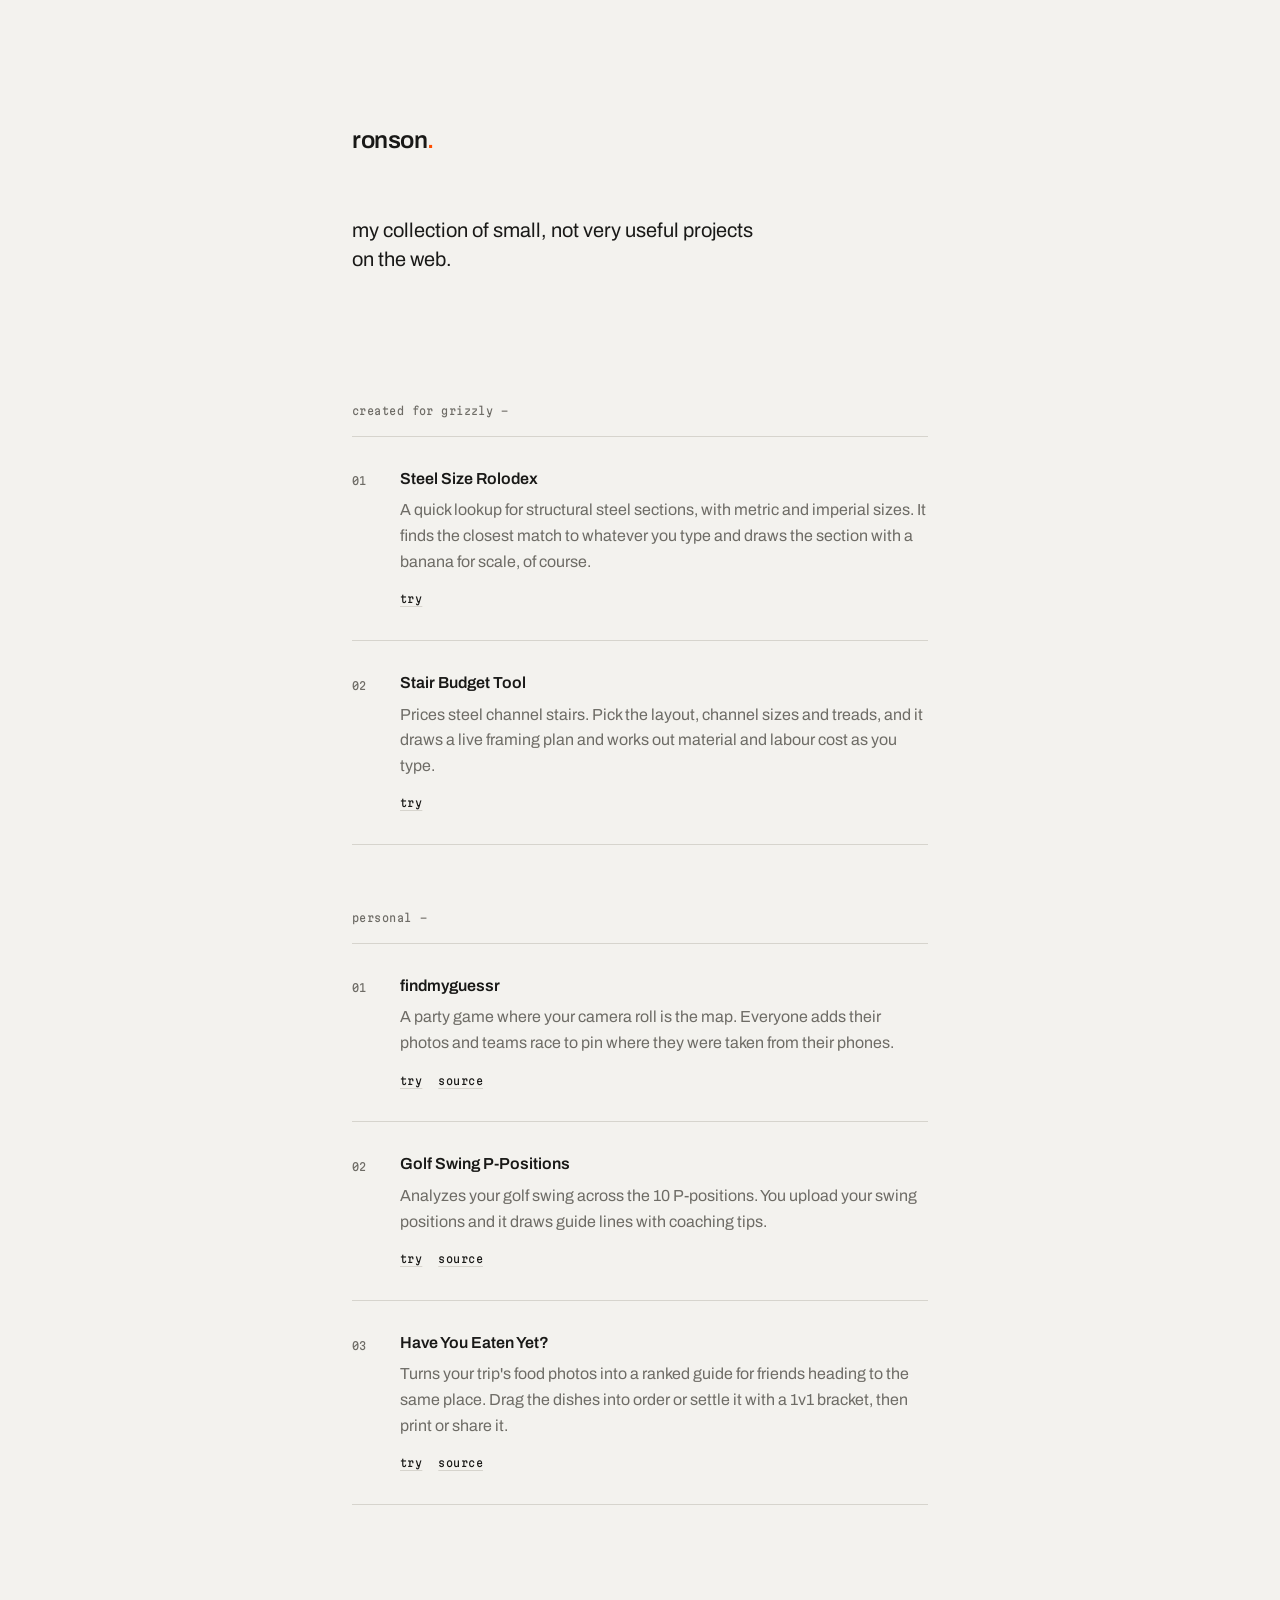
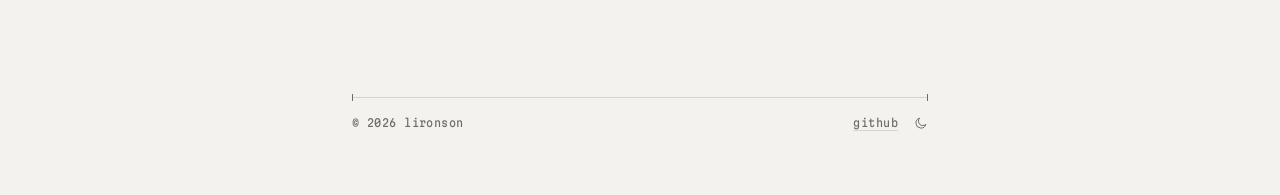
<file: index.html>
<!doctype html>
<html lang="en">
<head>
  <meta charset="utf-8">
  <meta name="viewport" content="width=device-width, initial-scale=1">
  <title>ronson.</title>
  <meta name="description" content="collection of small, not very useful projects by ronson.">
  <link rel="icon" href="favicon.svg" type="image/svg+xml">
  <script>try { var t = localStorage.getItem('theme'); if (t === 'light' || t === 'dark') document.documentElement.dataset.theme = t; } catch (e) {}</script>
  <link rel="stylesheet" href="brand.css">
  <style>
    /* Page layout. Colours, fonts and sizes come from brand.css. */

    * { box-sizing: border-box; }
    h1, h2, h3, p { margin: 0; }

    /* one centred text column */
    .page { max-width: calc(var(--r-width) + 2 * var(--r-gutter)); margin: 0 auto; padding: 0 var(--r-gutter); }

    header { padding-block: var(--r-space-5) var(--r-space-4); }
    .lede { margin-top: var(--r-space-4); font-size: var(--r-size-lead); line-height: 1.45; max-width: 26rem; }

    /* sections: a mono label, then a numbered list divided by hairlines */
    main { padding-block: var(--r-space-4) var(--r-space-6); }
    .group + .group { margin-top: var(--r-space-4); }
    .group summary { list-style: none; cursor: pointer; font-family: var(--r-font-mono); font-size: var(--r-size-note); }
    .group summary::-webkit-details-marker { display: none; }
    .group summary h2 { display: inline; font-weight: 400; }
    .group summary h2::after { content: "+"; content: "+" / ""; margin-left: var(--r-space-1); }
    .group[open] summary h2::after { content: "\2212"; content: "\2212" / ""; }
    .group summary:hover h2, .group summary:focus-visible h2 { color: var(--r-ink); }
    summary + .projects { margin-top: var(--r-space-2); }
    .projects { margin: 0; padding: 0; list-style: none; border-bottom: var(--r-hairline) solid var(--r-line); }
    .projects li { display: grid; grid-template-columns: 3rem minmax(0, 1fr); padding-block: var(--r-space-3); border-top: var(--r-hairline) solid var(--r-line); }
    .projects li > .r-note { padding-top: 0.35em; }
    .projects h3 { font-size: var(--r-size-body); font-weight: 600; line-height: 1.3; }
    .desc { margin-top: var(--r-space-1); color: var(--r-quiet); }
    .links { display: flex; gap: var(--r-space-2); margin-top: var(--r-space-2); }
    .links a { color: var(--r-ink); }

    /* footer: ticked rule, then one line of notes */
    footer { padding-bottom: var(--r-space-4); }
    .colophon { display: flex; justify-content: space-between; align-items: center; gap: var(--r-space-2); margin-top: var(--r-space-2); }
    .colophon .end { display: flex; align-items: center; gap: var(--r-space-2); }

    /* theme toggle: a bare hairline glyph. moon in light, sun in dark */
    .theme { padding: var(--r-space-1); margin: calc(-1 * var(--r-space-1)); border: 0; background: none; font: inherit; line-height: 0; color: var(--r-quiet); cursor: pointer; }
    .theme:focus-visible { outline: var(--r-hairline) solid currentColor; outline-offset: 0; }
    .theme:hover, .theme:focus-visible { color: var(--r-ink); }
    .theme svg { display: block; }
    .theme .sun { display: none; }
    :root[data-theme="dark"] .theme .moon { display: none; }
    :root[data-theme="dark"] .theme .sun { display: block; }
    @media (prefers-color-scheme: dark) {
      :root:not([data-theme="light"]) .theme .moon { display: none; }
      :root:not([data-theme="light"]) .theme .sun { display: block; }
    }

    @media (max-width: 480px) {
      .page { padding: 0 var(--r-space-2); }
      header { padding-top: var(--r-space-4); }
      .projects li { grid-template-columns: 2.25rem minmax(0, 1fr); }
    }
  </style>
</head>
<body>
  <div class="page">
    <header>
      <h1 class="r-wordmark">ronson<span class="r-dot">.</span></h1>
      <p class="lede">my collection of small, not very useful projects on the web.</p>
    </header>

    <main>
      <details class="group" open>
        <summary><h2 class="r-note">created for grizzly</h2></summary>
        <ol class="projects">
          <li>
            <span class="r-note">01</span>
            <div>
              <h3>Steel Size Rolodex</h3>
              <p class="desc">A quick lookup for structural steel sections, with metric and imperial sizes. It finds the closest match to whatever you type and draws the section with a banana for scale, of course.</p>
              <p class="links r-note"><a href="https://lironson.github.io/steel-size-rolodex/">try</a></p>
            </div>
          </li>
          <li>
            <span class="r-note">02</span>
            <div>
              <h3>Stair Budget Tool</h3>
              <p class="desc">Prices steel channel stairs. Pick the layout, channel sizes and treads, and it draws a live framing plan and works out material and labour cost as you type.</p>
              <p class="links r-note"><a href="https://lironson.github.io/stair-budget-tool/">try</a></p>
            </div>
          </li>
        </ol>
      </details>

      <details class="group" open>
        <summary><h2 class="r-note">personal</h2></summary>
        <ol class="projects">
          <li>
            <span class="r-note">01</span>
            <div>
              <h3>findmyguessr</h3>
              <p class="desc">A party game where your camera roll is the map. Everyone adds their photos and teams race to pin where they were taken from their phones.</p>
              <p class="links r-note"><a href="https://lironson.github.io/findmyguessr/">try</a><a href="https://github.com/lironson/findmyguessr">source</a></p>
            </div>
          </li>
          <li>
            <span class="r-note">02</span>
            <div>
              <h3>Golf Swing P-Positions</h3>
              <p class="desc">Analyzes your golf swing across the 10 P&#8209;positions. You upload your swing positions and it draws guide lines with coaching tips.</p>
              <p class="links r-note"><a href="https://lironson.github.io/golfswing/">try</a><a href="https://github.com/lironson/golfswing">source</a></p>
            </div>
          </li>
          <li>
            <span class="r-note">03</span>
            <div>
              <h3>Have You Eaten Yet?</h3>
              <p class="desc">Turns your trip's food photos into a ranked guide for friends heading to the same place. Drag the dishes into order or settle it with a 1v1 bracket, then print or share it.</p>
              <p class="links r-note"><a href="https://lironson.github.io/Have-You-Eaten-Yet/">try</a><a href="https://github.com/lironson/Have-You-Eaten-Yet">source</a></p>
            </div>
          </li>
        </ol>
      </details>
    </main>

    <footer>
      <div class="r-rule" role="separator"></div>
      <p class="colophon r-note"><span>© 2026 lironson</span><span class="end"><a href="https://github.com/lironson">github</a><button class="theme" type="button" aria-label="toggle dark mode"><svg class="moon" width="14" height="14" viewBox="0 0 14 14" fill="none" stroke="currentColor" stroke-width="1" aria-hidden="true"><path d="M11.8 8.3A5 5 0 1 1 5.7 2.2a4.3 4.3 0 0 0 6.1 6.1z"/></svg><svg class="sun" width="14" height="14" viewBox="0 0 14 14" fill="none" stroke="currentColor" stroke-width="1" aria-hidden="true"><circle cx="7" cy="7" r="2.5"/><path d="M7 1v1.5M7 11.5V13M1 7h1.5M11.5 7H13M2.76 2.76l1.06 1.06M10.18 10.18l1.06 1.06M2.76 11.24l1.06-1.06M10.18 3.82l1.06-1.06"/></svg></button></span></p>
    </footer>
  </div>
  <script>
    document.querySelector('.theme').addEventListener('click', function () {
      var root = document.documentElement;
      var current = root.dataset.theme || (matchMedia('(prefers-color-scheme: dark)').matches ? 'dark' : 'light');
      var next = current === 'dark' ? 'light' : 'dark';
      root.dataset.theme = next;
      try { localStorage.setItem('theme', next); } catch (e) {}
    });
  </script>
</body>
</html>
</file>
<file: brand.css>
/* ==========================================================================
   ronson. brand
   --------------------------------------------------------------------------
   The whole brand in one file: fonts, colours, sizes, spacing, and a few
   small brand marks. Edit the values below and every page using it updates.

   How to use it (add this line to the <head> of any page):
     <link rel="stylesheet" href="https://lironson.github.io/brand.css">

   Linking this file sets the page's font, text colour and background.
   Everything is prefixed "r-" (variables --r-*, classes .r-*) so it won't
   clash with a project's own CSS.
   ========================================================================== */


/* --------------------------------------------------------------------------
   1. Fonts
   Archivo for everything; Martian Mono only for small notes (numbers, dates).
   Loaded from Google Fonts. Must stay the first line of real CSS.
   -------------------------------------------------------------------------- */
@import url("https://fonts.googleapis.com/css2?family=Archivo:wght@400;600&family=Martian+Mono:wdth,wght@87.5,400&display=swap");

:root {
  --r-font: "Archivo", "Helvetica Neue", Arial, sans-serif;
  --r-font-mono: "Martian Mono", ui-monospace, Menlo, monospace;
}


/* --------------------------------------------------------------------------
   2. Colours (light)
   Mostly paper, a little ink, one orange dot.
   -------------------------------------------------------------------------- */
:root {
  --r-paper: #f3f2ee;   /* page background */
  --r-ink:   #191917;   /* main text */
  --r-quiet: #6e6c66;   /* secondary text (descriptions, notes) */
  --r-line:  #d6d4cd;   /* hairlines and dividers */
  --r-cut:   #ff4f00;   /* the orange dot. use for marks only, never for text */
  color-scheme: light;
}

/* Colours (dark). Used automatically when the device is in dark mode. */
@media (prefers-color-scheme: dark) {
  :root {
    --r-paper: #121211;
    --r-ink:   #e9e7e1;
    --r-quiet: #8f8d86;
    --r-line:  #2c2b29;
    color-scheme: dark;
  }
}

/* To force a theme, add data-theme="light" or data-theme="dark" to <html>. */
:root[data-theme="light"] {
  --r-paper: #f3f2ee;
  --r-ink:   #191917;
  --r-quiet: #6e6c66;
  --r-line:  #d6d4cd;
  color-scheme: light;
}

:root[data-theme="dark"] {
  --r-paper: #121211;
  --r-ink:   #e9e7e1;
  --r-quiet: #8f8d86;
  --r-line:  #2c2b29;
  color-scheme: dark;
}


/* --------------------------------------------------------------------------
   3. Type sizes
   Four sizes cover everything. Keep it that way.
   -------------------------------------------------------------------------- */
:root {
  --r-size-note:  11px;  /* small mono notes: 01, rev 04, 2026 */
  --r-size-body:  16px;  /* body text */
  --r-size-lead:  20px;  /* intro sentence */
  --r-size-title: 24px;  /* the wordmark and page titles (1.5x body) */

  --r-leading: 1.6;      /* line height for body text */
}


/* --------------------------------------------------------------------------
   4. Spacing and lines
   Generous gaps are the point. Use the big ones between sections.
   -------------------------------------------------------------------------- */
:root {
  --r-space-1: 8px;
  --r-space-2: 16px;
  --r-space-3: 32px;
  --r-space-4: 64px;
  --r-space-5: 128px;
  --r-space-6: 192px;

  --r-hairline: 1px;     /* every line is a hairline */
  --r-width: 36rem;      /* max width of the text column */
  --r-gutter: 24px;      /* side padding (use 16px on phones) */
}


/* --------------------------------------------------------------------------
   5. Base
   Plain defaults for the page itself.
   -------------------------------------------------------------------------- */
body {
  margin: 0;
  background: var(--r-paper);
  color: var(--r-ink);
  font-family: var(--r-font);
  font-size: var(--r-size-body);
  line-height: var(--r-leading);
  -webkit-font-smoothing: antialiased;
}

/* Links: ink text with a faint hairline underline that darkens on hover. */
a {
  color: inherit;
  text-decoration: underline;
  text-decoration-color: var(--r-line);
  text-decoration-thickness: var(--r-hairline);
  text-underline-offset: 0.3em;
}

a:hover,
a:focus-visible {
  text-decoration-color: currentColor;
}

::selection {
  background: var(--r-ink);
  color: var(--r-paper);
}


/* --------------------------------------------------------------------------
   6. Brand marks
   The only classes in the brand. Use them where they fit.
   -------------------------------------------------------------------------- */

/* The wordmark:  <h1 class="r-wordmark">ronson<span class="r-dot">.</span></h1> */
.r-wordmark {
  margin: 0;
  font-size: var(--r-size-title);
  font-weight: 600;
  letter-spacing: -0.02em;
  line-height: 1;
}

/* The orange dot. */
.r-dot {
  color: var(--r-cut);
}

/* Small mono note for numbers, dates and revisions:  <span class="r-note">01</span> */
.r-note {
  font-family: var(--r-font-mono);
  font-size: var(--r-size-note);
  font-stretch: 87.5%;
  letter-spacing: 0.04em;
  color: var(--r-quiet);
}

/* Hairline with small end ticks, borrowed from shop drawings:  |———|
   Use a div:  <div class="r-rule" role="separator"></div>
   (browsers can't draw the ticks on an <hr>) */
.r-rule {
  position: relative;
  border-top: var(--r-hairline) solid var(--r-line);
}

.r-rule::before,
.r-rule::after {
  content: "";
  position: absolute;
  top: -4px;
  height: 7px;
  border-left: var(--r-hairline) solid var(--r-quiet);
}

.r-rule::before { left: 0; }
.r-rule::after { right: 0; }
</file>
